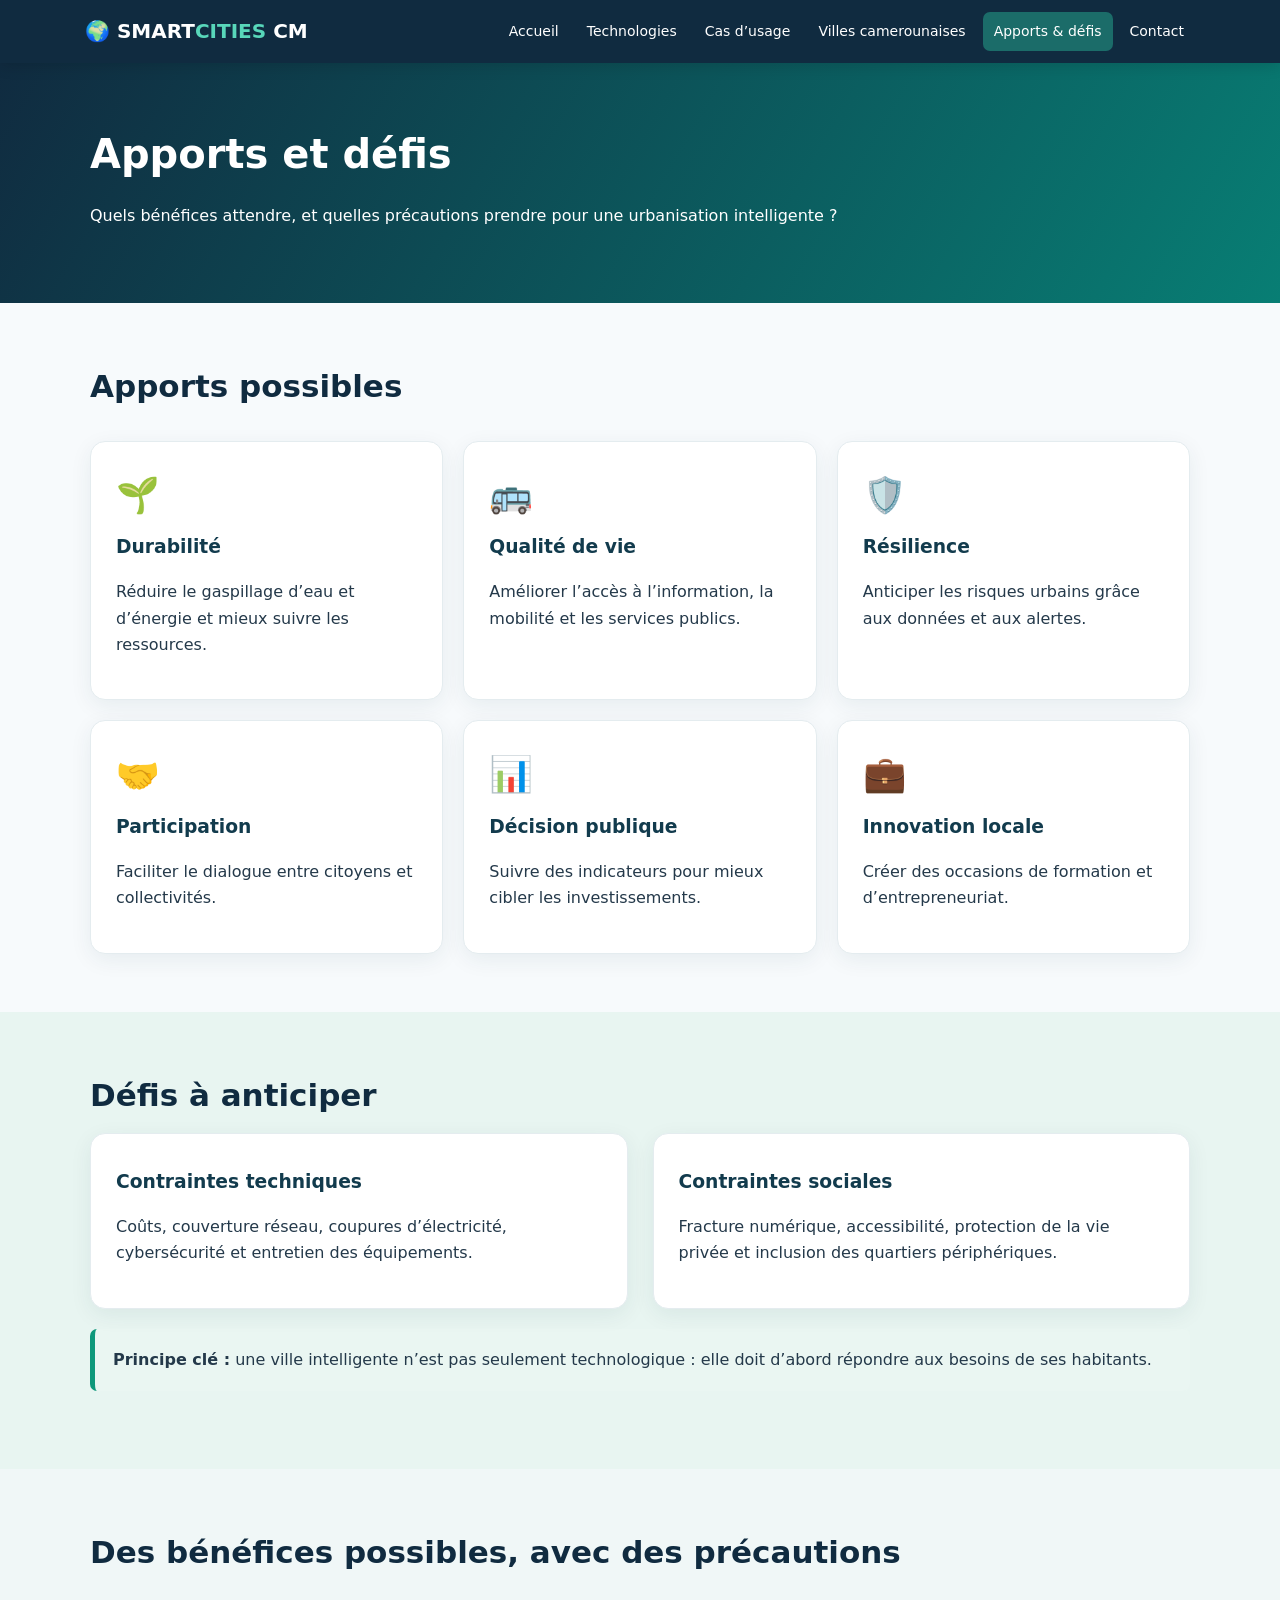
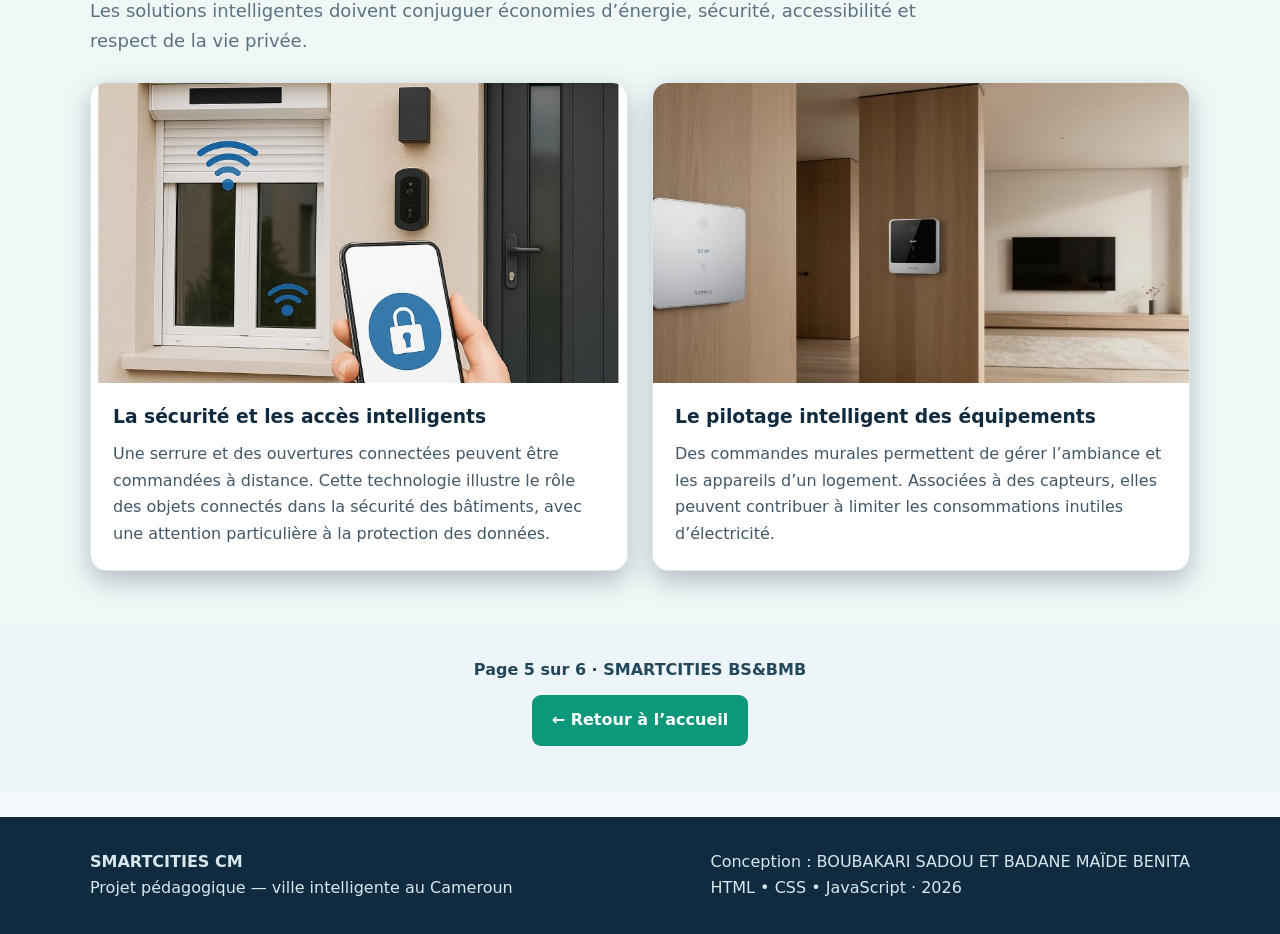
<file: benefices.html>
<!doctype html>
<html lang="fr">
    <head>
        <meta charset="utf-8"><meta name="viewport" content="width=device-width,initial-scale=1">
        <meta name="description" content="Site pédagogique sur les villes intelligentes et l’urbanisation au Cameroun">
        <title>Apports et défis | Smart Cities Cameroun</title>
        <link rel="stylesheet" href="assets/style.css"></head>
        <body>
            <header><div class="bar">
                <a class="brand" href="index.html">🌍 SMART<span>CITIES</span> CM</a>
                <button class="menu" aria-label="Afficher le menu">☰ Menu</button>
                <nav aria-label="Navigation principale">
                    <a class="" href="index.html">Accueil</a>
                    <a class="" href="technologies.html">Technologies</a>
                    <a class="" href="cas-usage.html">Cas d’usage</a>
                    <a class="" href="villes.html">Villes camerounaises</a>
                    <a class="active" href="benefices.html">Apports & défis</a>
                    <a class="" href="contact.html">Contact</a>
                </nav>
            </div>
        </header>
        <main>
            <section class="pagehead"><div class="wrap">
            <h1>Apports et défis</h1>
            <p>Quels bénéfices attendre, et quelles précautions prendre pour une urbanisation intelligente ?</p>
        </div>
    </section>
    <section class="section "><div class="wrap">
        <h2>Apports possibles</h2>
        <div class="grid"><article class="card"><div class="icon">🌱</div>
            <h3>Durabilité</h3>
            <p>Réduire le gaspillage d’eau et d’énergie et mieux suivre les ressources.
            </p>
        </article>
        <article class="card">
            <div class="icon">🚌</div>
                <h3>Qualité de vie</h3>
                <p>Améliorer l’accès à l’information, la mobilité et les services publics.</p></article>
                <article class="card"><div class="icon">🛡️</div>
                    <h3>Résilience</h3>
                    <p>Anticiper les risques urbains grâce aux données et aux alertes.</p>
                </article><article class="card"><div class="icon">🤝
                </div>
                <h3>Participation</h3>
                <p>Faciliter le dialogue entre citoyens et collectivités.</p>
            </article>
            <article class="card"><div class="icon">📊</div>
                <h3>Décision publique</h3>
                <p>Suivre des indicateurs pour mieux cibler les investissements.</p>
            </article>
            <article class="card"><div class="icon">💼</div>
                <h3>Innovation locale</h3>
                <p>Créer des occasions de formation et d’entrepreneuriat.</p>
            </article>
        </div>
    </div>
</section>
<section class="section band"><div class="wrap">
    <h2>Défis à anticiper</h2>
    <div class="split"><div class="card">
        <h3>Contraintes techniques</h3>
        <p>Coûts, couverture réseau, coupures d’électricité, cybersécurité et entretien des équipements.</p>
    </div>
    <div class="card">
        <h3>Contraintes sociales</h3>
        <p>Fracture numérique, accessibilité, protection de la vie privée et inclusion des quartiers périphériques.</p>
    </div>
</div>
<div class="fact"><strong>Principe clé :</strong> une ville intelligente n’est pas seulement technologique : elle doit d’abord répondre aux besoins de ses habitants.</div>
</div>
</section>
<section class="section photo-section"><div class="wrap">
    <h2>Des bénéfices possibles, avec des précautions</h2>
    <p class="lead">Les solutions intelligentes doivent conjuguer économies d’énergie, sécurité, accessibilité et respect de la vie privée.</p>
    <div class="photo-grid"><figure class="photo-card"><img src="assets/images/acces-intelligent.jpg" alt="La sécurité et les accès intelligents" loading="lazy">
        <figcaption>
            <h3>La sécurité et les accès intelligents</h3>
            <p>Une serrure et des ouvertures connectées peuvent être commandées à distance. Cette technologie illustre le rôle des objets connectés dans la sécurité des bâtiments, avec une attention particulière à la protection des données.</p>
        </figcaption>
    </figure>
    <figure class="photo-card"><img src="assets/images/pilotage-energie.jpg" alt="Le pilotage intelligent des équipements" loading="lazy">
        <figcaption>
            <h3>Le pilotage intelligent des équipements</h3>
            <p>Des commandes murales permettent de gérer l’ambiance et les appareils d’un logement. Associées à des capteurs, elles peuvent contribuer à limiter les consommations inutiles d’électricité.</p>
        </figcaption>
    </figure>
</div>
</div>
</section>
<section class="page-navigation" aria-label="Navigation de fin de page">
    <div class="wrap"><p class="page-count">Page 5 sur 6 · SMARTCITIES BS&BMB</p>
        <a class="btn return-home" href="index.html">← Retour à l’accueil</a>
    </div>
</section>
</main>
<footer>
    <div class="wrap">
        <div><strong>SMARTCITIES CM</strong><br>Projet pédagogique — ville intelligente au Cameroun</div>
        <div>Conception : BOUBAKARI SADOU ET BADANE MAÏDE BENITA<br>HTML • CSS • JavaScript · 2026</div></div></footer><script src="assets/script.js"></script></body></html>
</file>
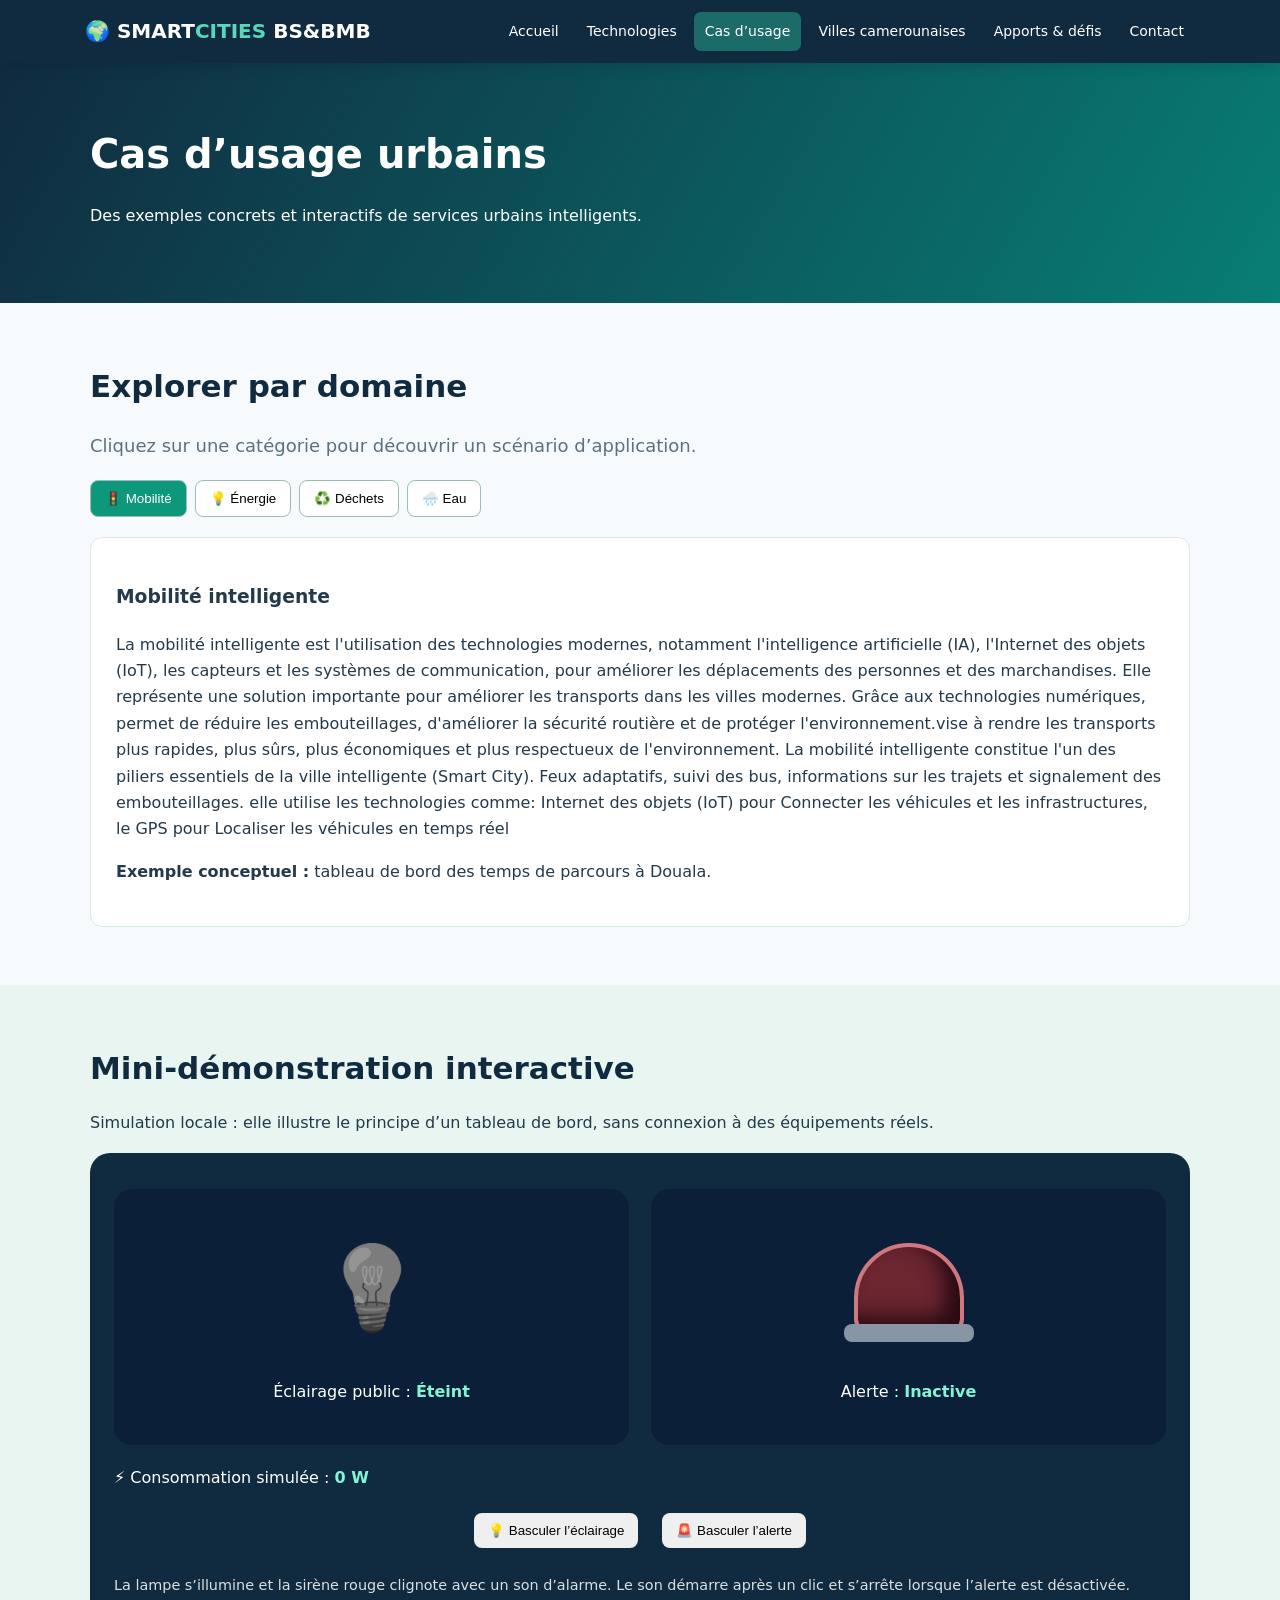
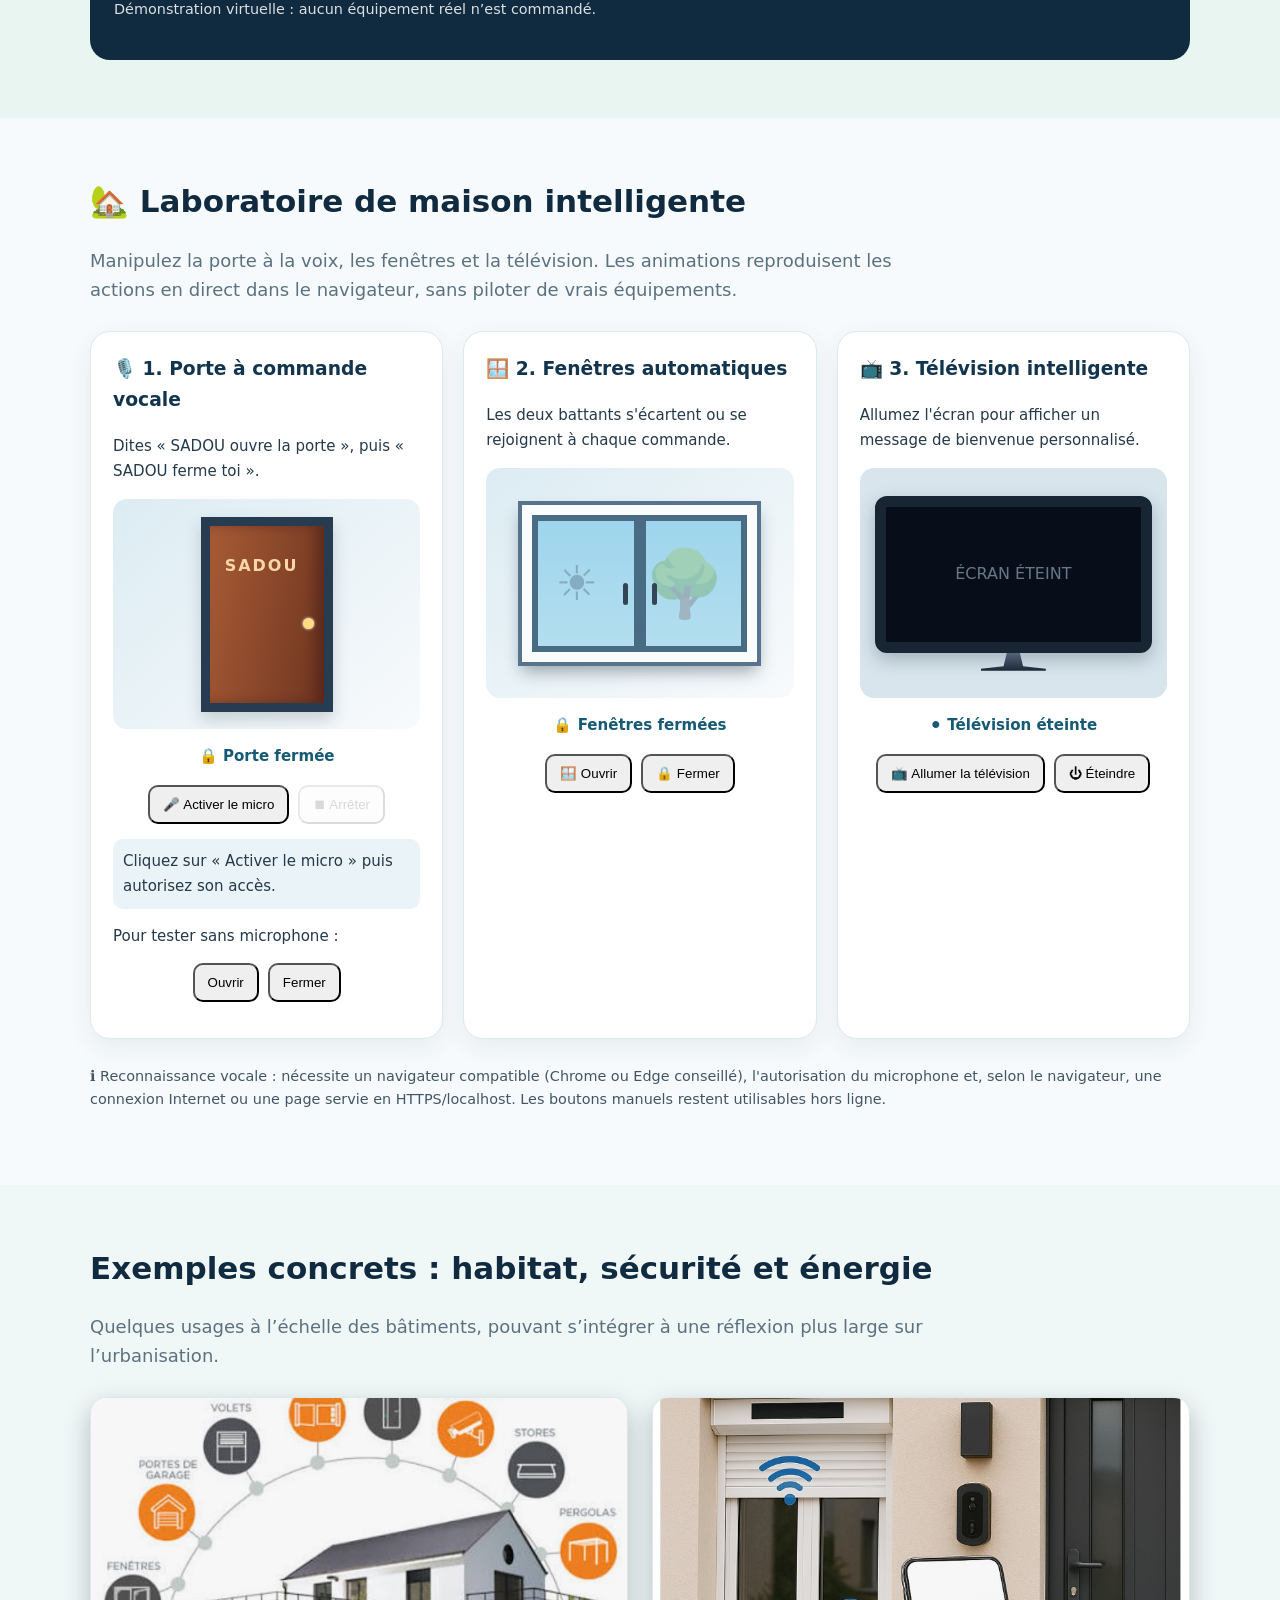
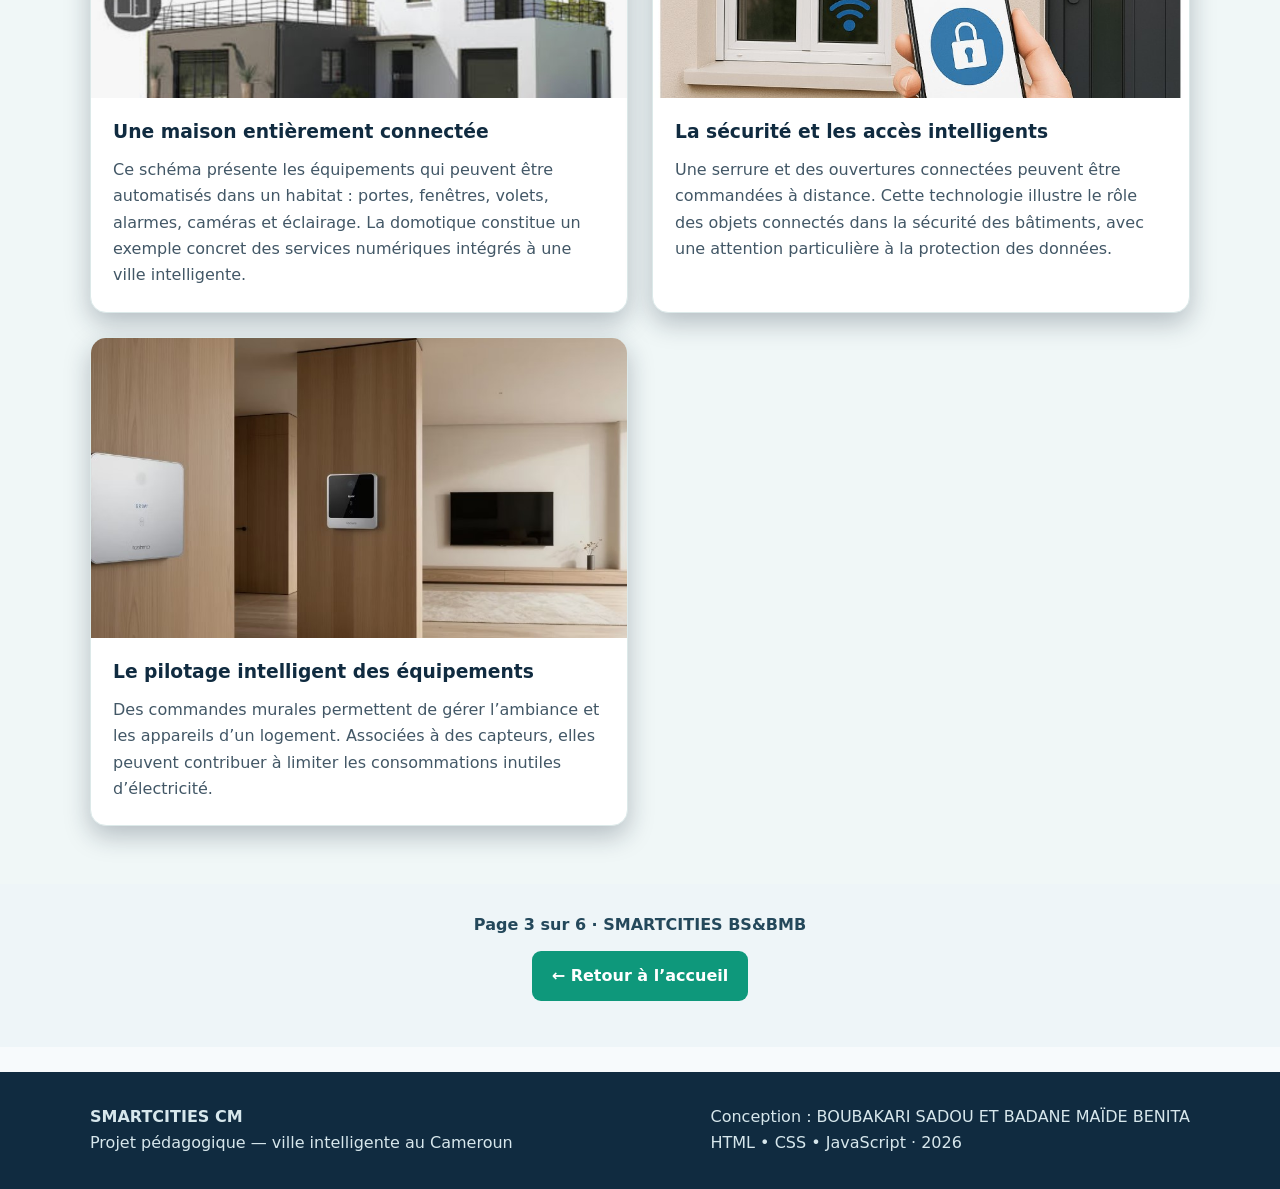
<file: cas-usage.html>
<!doctype html>
<html lang="fr">
    <head>
        <meta charset="utf-8">
        <meta name="viewport" content="width=device-width,initial-scale=1">
        <meta name="description" content="Site pédagogique sur les villes intelligentes et l’urbanisation au Cameroun">
        <title>Cas d’usage urbains | Smart Cities Cameroun</title>
        <link rel="stylesheet" href="assets/style.css">
    </head>
        <body>
            <header>
                <div class="bar">
                    <a class="brand" href="index.html">🌍 SMART<span>CITIES</span> BS&BMB</a>
                    <button class="menu" aria-label="Afficher le menu">☰ Menu</button>
                    <nav aria-label="Navigation principale">
                        <a class="" href="index.html">Accueil</a>
                        <a class="" href="technologies.html">Technologies</a>
                        <a class="active" href="cas-usage.html">Cas d’usage</a>
                        <a class="" href="villes.html">Villes camerounaises</a>
                        <a class="" href="benefices.html">Apports & défis</a>
                        <a class="" href="contact.html">Contact</a>
                    </nav>
                </div>
            </header>
            <main>
                <section class="pagehead">
                    <div class="wrap">
                    <h1>Cas d’usage urbains</h1>
                    <p>Des exemples concrets et interactifs de services urbains intelligents.</p>
                    </div>
                </section>
                <section class="section ">
                    <div class="wrap">
                        <h2>Explorer par domaine</h2>
                        <p class="lead">Cliquez sur une catégorie pour découvrir un scénario d’application.</p>
                        <div class="tabs">
                            <button class="on" data-tab="mobilite">🚦 Mobilité</button>
                            <button data-tab="energie">💡 Énergie</button>
                            <button data-tab="dechets">♻️ Déchets</button>
                            <button data-tab="eau">🌧️ Eau</button>
                        </div>
                        <div id="tab-content" class="panel">
                            <h3>Mobilité intelligente</h3>
                            <p>La mobilité intelligente est l'utilisation des technologies modernes, notamment l'intelligence artificielle (IA), l'Internet des objets (IoT), les capteurs et les systèmes de communication, pour améliorer les déplacements des personnes et des marchandises.
Elle représente une solution importante pour améliorer les transports dans les villes modernes. Grâce aux technologies numériques, permet de réduire les embouteillages, d'améliorer la sécurité routière et de protéger l'environnement.vise à rendre les transports plus rapides, plus sûrs, plus économiques et plus respectueux de l'environnement.
La mobilité intelligente constitue l'un des piliers essentiels de la ville intelligente (Smart City). Feux adaptatifs, suivi des bus, informations sur les trajets et signalement des embouteillages. elle utilise les technologies comme: Internet des objets (IoT) pour Connecter les véhicules et les infrastructures, le GPS pour Localiser les véhicules en temps réel</p>
                            <p><strong>Exemple conceptuel :</strong> tableau de bord des temps de parcours à Douala.</p>
                        </div>
                    </div>
                </section>
                <section class="section band">
                    <div class="wrap">
                        <h2>Mini-démonstration interactive</h2>
                        <p>Simulation locale : elle illustre le principe d’un tableau de bord, sans connexion à des équipements réels.</p>
                        <div class="sim smart-demo" aria-label="Simulation d’éclairage et de sirène">
                            <div class="demo-objects">
                                <div class="demo-item">
                                    <div id="lamp-visual" class="lamp-visual" role="img" aria-label="Lampe éteinte">
                                        <div class="lamp-bulb">💡</div>
                                        <div class="lamp-glow"></div>
                                    </div>
                                    <p>Éclairage public : <strong id="lamp" class="stat" aria-live="polite">Éteint</strong></p>
                                </div>
                                <div class="demo-item">
                                    <div id="siren-visual" class="siren-visual" role="img" aria-label="Sirène inactive">
                                        <div class="siren-dome"></div>
                                        <div class="siren-base"></div>
                                    </div>
                                    <p>Alerte : <strong id="alarm" class="stat" aria-live="polite">Inactive</strong></p>
                                </div>
                            </div>
                            <p>⚡ Consommation simulée : <span id="cons" class="stat">0 W</span></p>
                            <div class="demo-controls">
                                <button id="lamp-button" type="button" onclick="sim('lamp')" aria-pressed="false">💡 Basculer l’éclairage</button>
                                <button id="alarm-button" type="button" onclick="sim('alarm')" aria-pressed="false">🚨 Basculer l’alerte</button>
                            </div>
                            <p class="demo-note">La lampe s’illumine et la sirène rouge clignote avec un son d’alarme. Le son démarre après un clic et s’arrête lorsque l’alerte est désactivée. Démonstration virtuelle : aucun équipement réel n’est commandé.</p>
                        </div>
                    </div>
                </section>
                <section class="section" id="simulations-habitat">
                    <div class="wrap">
                        <h2>🏡 Laboratoire de maison intelligente </h2>
                        <p class="lead">Manipulez la porte à la voix, les fenêtres et la télévision. Les animations reproduisent les actions en direct dans le navigateur, sans piloter de vrais équipements.</p>
                        <div class="habitat-grid">
<article class="habitat-card">
    <h3>🎙️ 1. Porte à commande vocale</h3>
    <p>Dites « SADOU ouvre la porte », puis « SADOU ferme toi ».</p>
    <div class="door-scene">
        <div class="door-frame">
            <div class="door-panel" id="voice-door">
                <span class="door-knob"></span>
                <span class="door-number">SADOU</span>
            </div>
            <div class="door-inside">🚪<small>Entrée</small></div>
        </div></div>
        <p class="device-state" id="door-status" aria-live="polite">🔒 Porte fermée</p>
        <div class="device-buttons">
            <button type="button" id="mic-start">🎤 Activer le micro</button>
            <button type="button" id="mic-stop" disabled>⏹ Arrêter</button>
        </div>
        <p class="voice-feedback" id="voice-feedback" aria-live="polite">Cliquez sur « Activer le micro » puis autorisez son accès.</p>
        <p class="device-hint">Pour tester sans microphone :</p>
        <div class="device-buttons">
            <button type="button" id="door-open">Ouvrir</button>
            <button type="button" id="door-close">Fermer</button>
        </div>
    </article>
<article class="habitat-card">
    <h3>🪟 2. Fenêtres automatiques</h3>
    <p>Les deux battants s'écartent ou se rejoignent à chaque commande.</p>
    <div class="window-scene">
        <div class="window-frame">
            <div class="window-view">☀️<span>🌳</span>
            </div>
            <div class="window-shutter left" id="window-left"><span></span></div>
            <div class="window-shutter right" id="window-right"><span></span></div>
        </div>
    </div>
    <p class="device-state" id="window-status" aria-live="polite">🔒 Fenêtres fermées</p>
    <div class="device-buttons">
        <button type="button" id="window-open">🪟 Ouvrir</button>
        <button type="button" id="window-close">🔒 Fermer</button>
    </div>
</article>
<article class="habitat-card">
    <h3>📺 3. Télévision intelligente</h3>
    <p>Allumez l'écran pour afficher un message de bienvenue personnalisé.</p>
    <div class="tv-scene">
        <div class="tv-screen" id="tv-screen">
            <div class="tv-off" id="tv-off">ÉCRAN ÉTEINT</div>
            <div class="tv-welcome" id="tv-welcome" hidden>
                <span class="tv-spark">✦ ✧ ✦</span>
                <strong>BIENVENUE SADOU</strong>
                <small>SMARTCITIES CM · Habitat connecté</small>
            </div>
        </div>
        <div class="tv-stand"></div>
    </div>
    <p class="device-state" id="tv-status" aria-live="polite">⚫ Télévision éteinte</p>
    <div class="device-buttons">
        <button type="button" id="tv-on">📺 Allumer la télévision</button>
        <button type="button" id="tv-off-button">⏻ Éteindre</button>
    </div>
</article>
</div>
<p class="demo-note">ℹ️ Reconnaissance vocale : nécessite un navigateur compatible (Chrome ou Edge conseillé), l'autorisation du microphone et, selon le navigateur, une connexion Internet ou une page servie en HTTPS/localhost. Les boutons manuels restent utilisables hors ligne.</p>
</div>
</section>
<section class="section photo-section">
    <div class="wrap">
        <h2>Exemples concrets : habitat, sécurité et énergie</h2>
        <p class="lead">Quelques usages à l’échelle des bâtiments, pouvant s’intégrer à une réflexion plus large sur l’urbanisation.</p>
        <div class="photo-grid">
            <figure class="photo-card"><img src="assets/images/habitat-connecte.jpg" alt="Une maison entièrement connectée" loading="lazy">
                <figcaption>
                <h3>Une maison entièrement connectée</h3>
                <p>Ce schéma présente les équipements qui peuvent être automatisés dans un habitat : portes, fenêtres, volets, alarmes, caméras et éclairage. La domotique constitue un exemple concret des services numériques intégrés à une ville intelligente.</p>
            </figcaption>
        </figure>
        <figure class="photo-card"><img src="assets/images/acces-intelligent.jpg" alt="La sécurité et les accès intelligents" loading="lazy">
            <figcaption>
                <h3>La sécurité et les accès intelligents</h3>
                <p>Une serrure et des ouvertures connectées peuvent être commandées à distance. Cette technologie illustre le rôle des objets connectés dans la sécurité des bâtiments, avec une attention particulière à la protection des données.</p>
            </figcaption>
        </figure>
        <figure class="photo-card"><img src="assets/images/pilotage-energie.jpg" alt="Le pilotage intelligent des équipements" loading="lazy">
            <figcaption>
                <h3>Le pilotage intelligent des équipements</h3>
                <p>Des commandes murales permettent de gérer l’ambiance et les appareils d’un logement. Associées à des capteurs, elles peuvent contribuer à limiter les consommations inutiles d’électricité.</p>
            </figcaption>
        </figure>
    </div>
</div>
</section>
<section class="page-navigation" aria-label="Navigation de fin de page">
    <div class="wrap">
        <p class="page-count">Page 3 sur 6 · SMARTCITIES BS&BMB</p>
        <a class="btn return-home" href="index.html">← Retour à l’accueil</a>
    </div>
</section>
</main>
<footer>
    <div class="wrap"><div><strong>SMARTCITIES CM</strong><br>Projet pédagogique — ville intelligente au Cameroun</div>
    <div>Conception : BOUBAKARI SADOU ET BADANE MAÏDE BENITA<br>HTML • CSS • JavaScript · 2026</div>
</div>
</footer>
<script src="assets/script.js"></script>
</body>
</html>
</file>
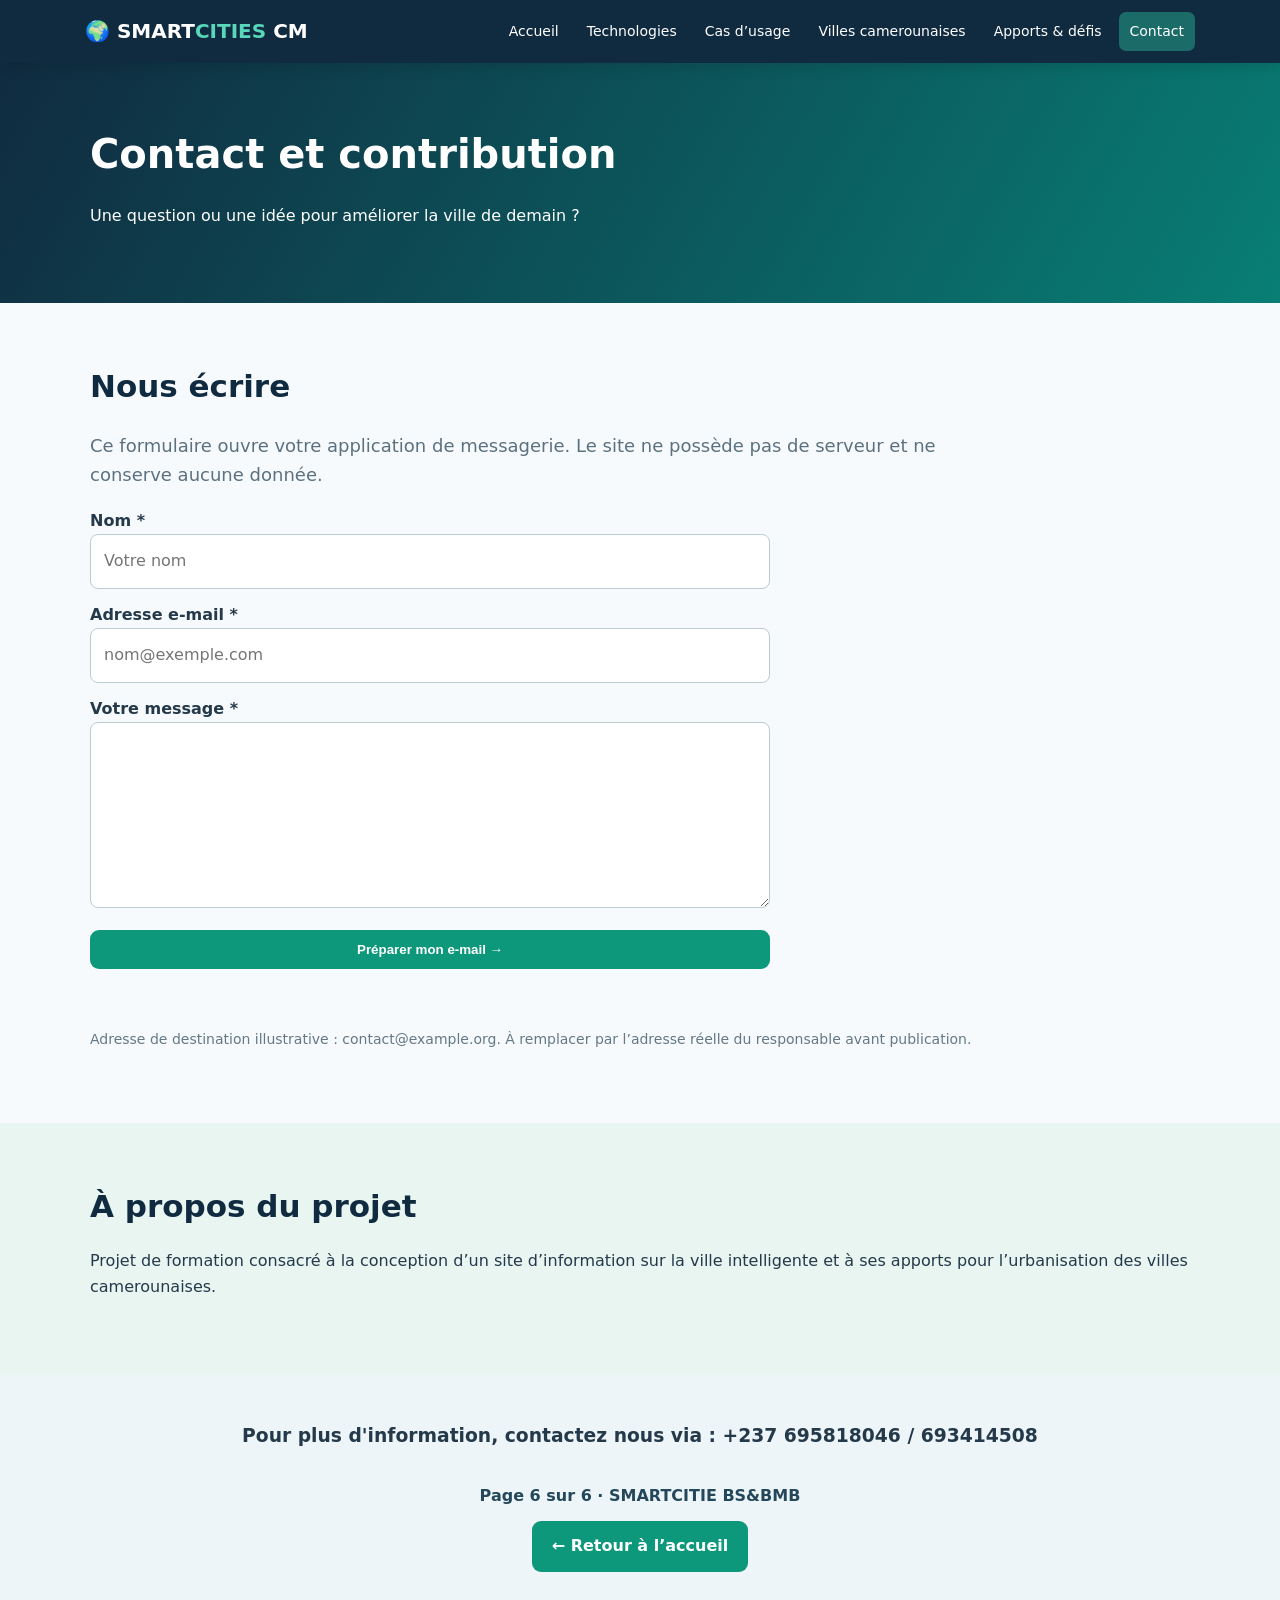
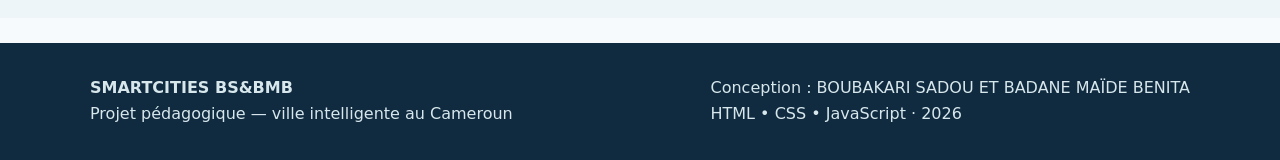
<file: contact.html>
<!doctype html>
<html lang="fr">
    <head>
        <meta charset="utf-8">
        <meta name="viewport" content="width=device-width,initial-scale=1">
        <meta name="description" content="Site pédagogique sur les villes intelligentes et l’urbanisation au Cameroun">
        <title>Contact et contribution | Smart Cities Cameroun</title>
        <link rel="stylesheet" href="assets/style.css">
    </head>
    <body>
        <header>
            <div class="bar">
                <a class="brand" href="index.html">🌍 SMART<span>CITIES</span> CM</a>
                <button class="menu" aria-label="Afficher le menu">☰ Menu</button>
                <nav aria-label="Navigation principale">
                    <a class="" href="index.html">Accueil</a>
                    <a class="" href="technologies.html">Technologies</a>
                    <a class="" href="cas-usage.html">Cas d’usage</a>
                    <a class="" href="villes.html">Villes camerounaises</a>
                    <a class="" href="benefices.html">Apports & défis</a>
                    <a class="active" href="contact.html">Contact</a>
                </nav>
            </div>
        </header>
        <main>
            <section class="pagehead">
                <div class="wrap">
                    <h1>Contact et contribution</h1>
                    <p>Une question ou une idée pour améliorer la ville de demain ?</p>
                </div>
            </section>
            <section class="section "><div class="wrap">
                <h2>Nous écrire</h2>
                <p class="lead">Ce formulaire ouvre votre application de messagerie. Le site ne possède pas de serveur et ne conserve aucune donnée.</p>
                <form id="contact-form"><div><label for="nom">Nom *</label><input id="nom" name="nom" required placeholder="Votre nom"></div>
                    <div>
                        <label for="email">Adresse e-mail *</label>
                        <input id="email" name="email" type="email" required placeholder="nom@exemple.com">
                    </div>
                    <div>
                        <label for="message">Votre message *</label>
                        <textarea id="message" name="message" rows="6" required placeholder="Votre question ou suggestion">
                        </textarea>
                    </div>
                    <button class="btn" type="submit">Préparer mon e-mail →</button>
                    <p id="form-result" role="status"></p>
                </form><p class="note">Adresse de destination illustrative : contact@example.org. À remplacer par l’adresse réelle du responsable avant publication.</p>
            </div>
        </section>
        <section class="section band"><div class="wrap">
            <h2>À propos du projet</h2>
            <p>Projet de formation consacré à la conception d’un site d’information sur la ville intelligente et à ses apports pour l’urbanisation des villes camerounaises.</p>
        </div>
    </section>
    <section class="page-navigation" aria-label="Navigation de fin de page"><div class="wrap">
        <h3>Pour plus d'information, contactez nous via : +237 695818046 / 693414508</h3>
        <p class="page-count">Page 6 sur 6 · SMARTCITIE BS&BMB</p>
        <a class="btn return-home" href="index.html">← Retour à l’accueil</a>
    </div>
</section>
</main>
<footer>
    <div class="wrap">
        <div><strong>SMARTCITIES BS&BMB</strong>
            <br>Projet pédagogique — ville intelligente au Cameroun
        </div>
        <div>Conception : BOUBAKARI SADOU ET BADANE MAÏDE BENITA<br>HTML • CSS • JavaScript · 2026</div>
    </div>
</footer>
<script src="assets/script.js"></script>
</body>
</html>
</file>
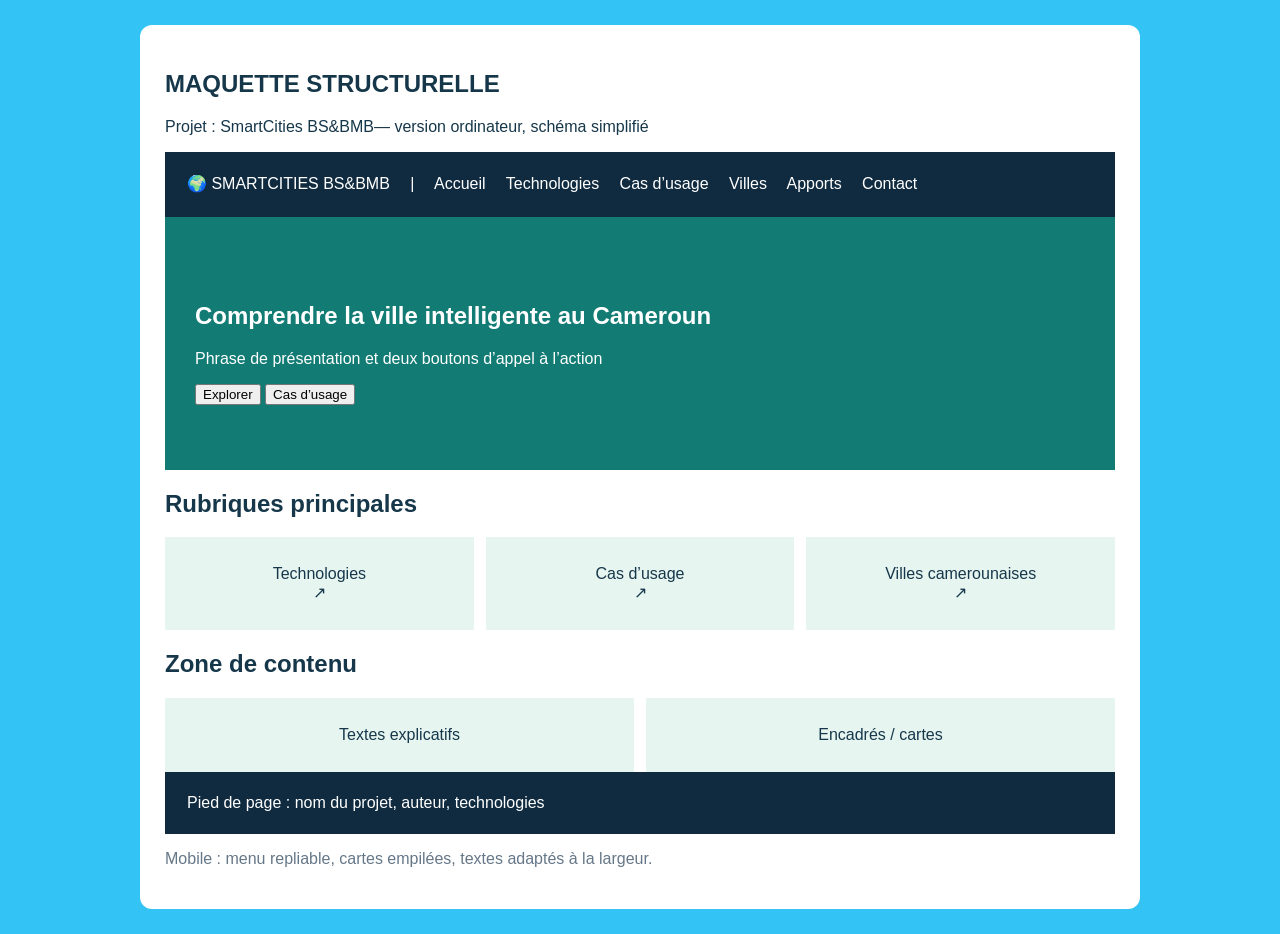
<file: MAQUETTE.html>
<!doctype html>
<html lang="fr"><meta charset="utf-8">
<title>Maquette — SmartCities BS&BMB</title>
<style>body{font:16px Arial;background:#33c3f4;color:#16374a;margin:25px}section{max-width:950px;margin:25px auto;background:white;padding:25px;border-radius:12px}header{background:#102b40;color:white;padding:22px}.hero{background:#117b74;color:white;padding:65px 30px}.boxes{display:flex;gap:12px}.boxes div{flex:1;background:#e6f5f0;padding:28px;text-align:center}.tiny{color:#678}</style>
<section>
    <h1>MAQUETTE STRUCTURELLE</h1>
    <p>Projet : SmartCities BS&BMB— version ordinateur, schéma simplifié</p>
    <header>🌍 SMARTCITIES BS&BMB　 |　 Accueil　 Technologies　 Cas d’usage　 Villes　 Apports　 Contact</header>
    <div class="hero">
        <h1>Comprendre la ville intelligente au Cameroun</h1>
        <p>Phrase de présentation et deux boutons d’appel à l’action</p>
        <button>Explorer</button> 
        <button>Cas d’usage</button>
    </div>
    <h2>Rubriques principales</h2>
    <div class="boxes">
        <div>Technologies<br>↗</div>
        <div>Cas d’usage<br>↗</div>
        <div>Villes camerounaises<br>↗</div>
    </div>
    <h2>Zone de contenu</h2>
    <div class="boxes"><div>Textes explicatifs</div>
    <div>Encadrés / cartes</div>
</div>
<header>Pied de page : nom du projet, auteur, technologies</header>
<p class="tiny">Mobile : menu repliable, cartes empilées, textes adaptés à la largeur.</p>
</section>
</html>
</file>
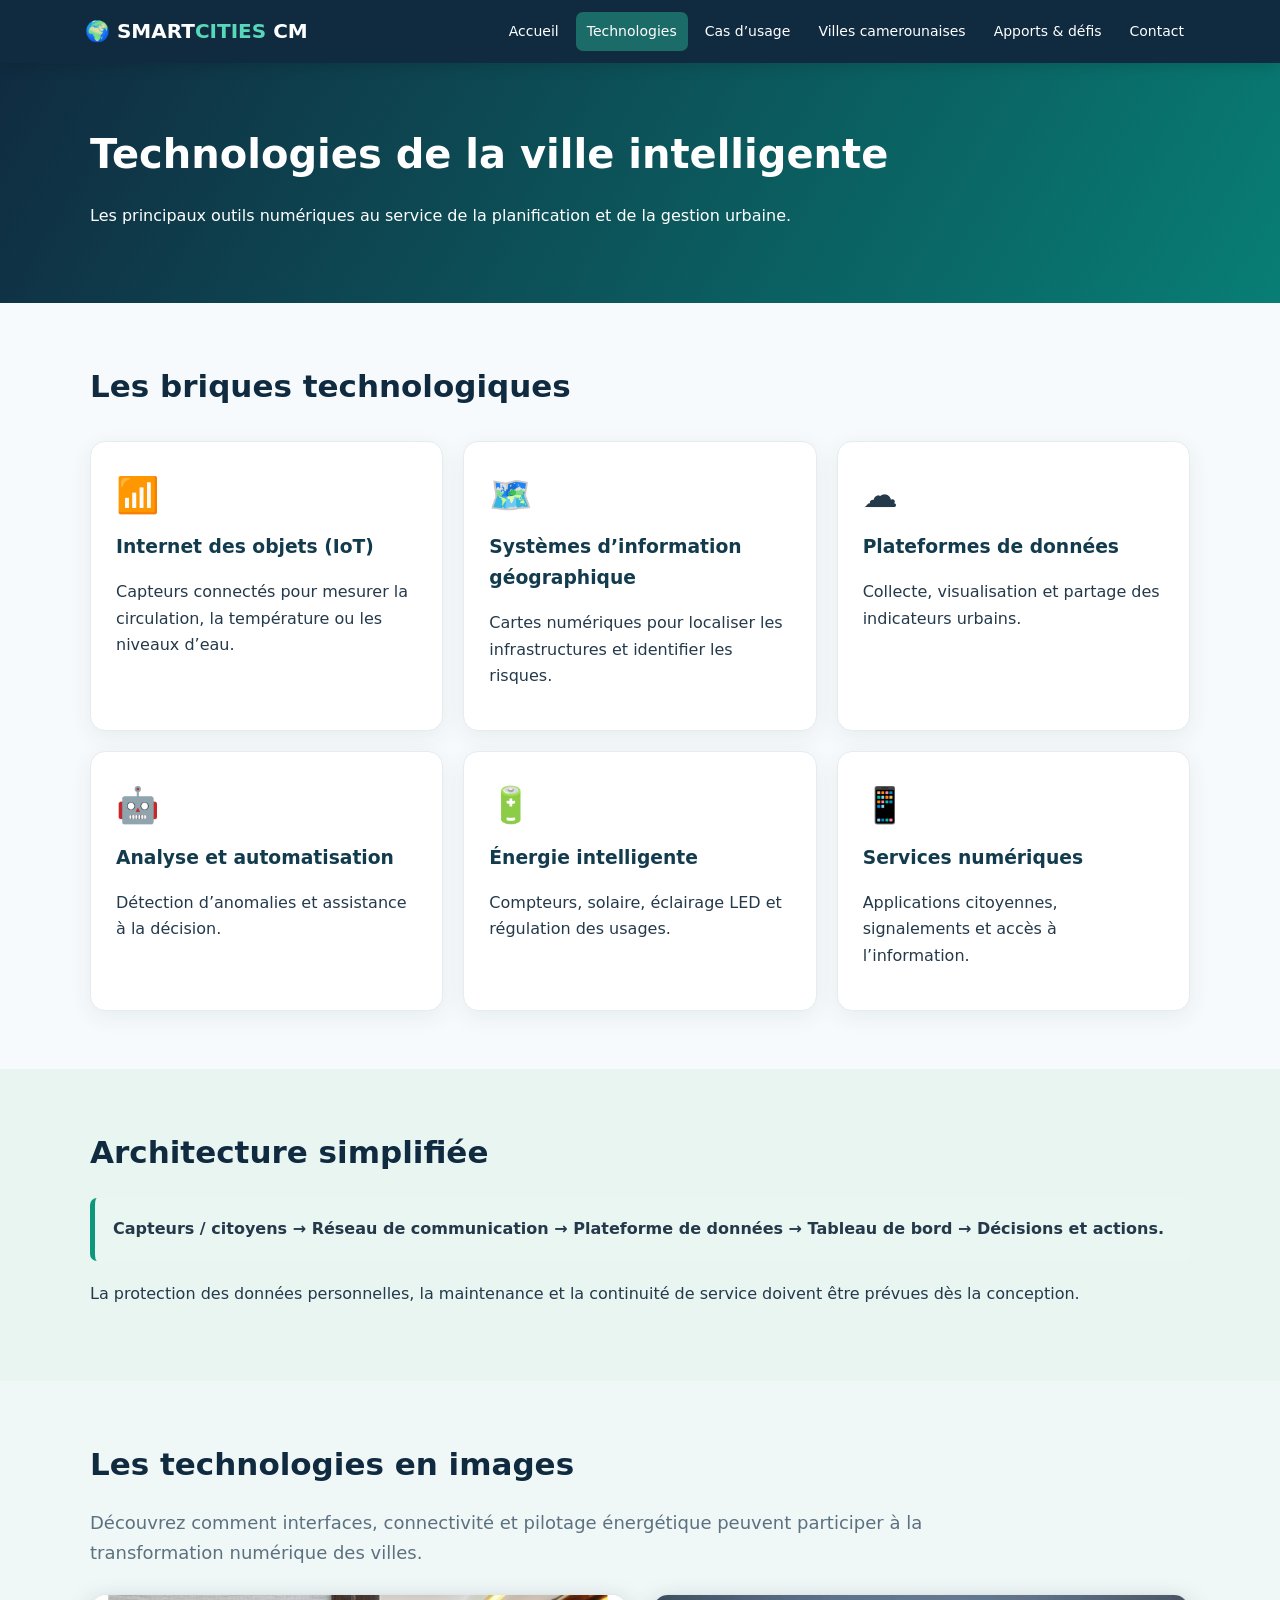
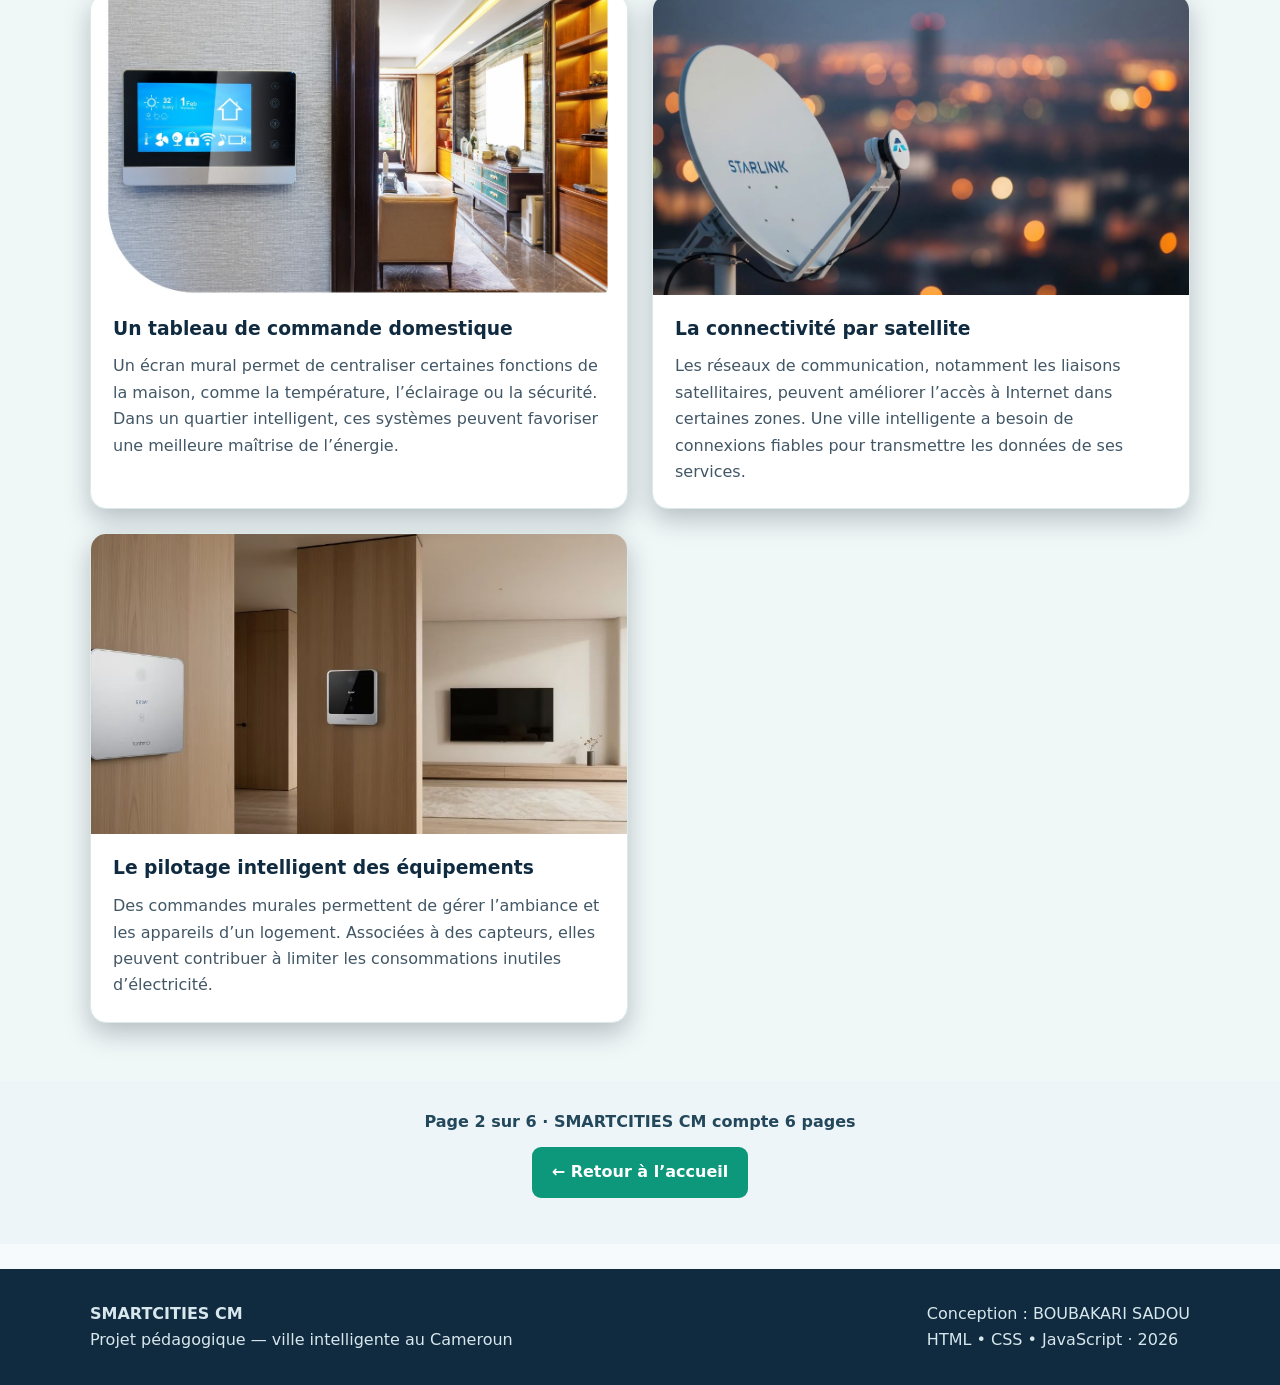
<file: technologies.html>
<!doctype html><html lang="fr"><head><meta charset="utf-8"><meta name="viewport" content="width=device-width,initial-scale=1"><meta name="description" content="Site pédagogique sur les villes intelligentes et l’urbanisation au Cameroun"><title>Technologies de la ville intelligente | Smart Cities Cameroun</title><link rel="stylesheet" href="assets/style.css"></head><body><header><div class="bar"><a class="brand" href="index.html">🌍 SMART<span>CITIES</span> CM</a><button class="menu" aria-label="Afficher le menu">☰ Menu</button><nav aria-label="Navigation principale"><a class="" href="index.html">Accueil</a><a class="active" href="technologies.html">Technologies</a><a class="" href="cas-usage.html">Cas d’usage</a><a class="" href="villes.html">Villes camerounaises</a><a class="" href="benefices.html">Apports & défis</a><a class="" href="contact.html">Contact</a></nav></div></header><main><section class="pagehead"><div class="wrap"><h1>Technologies de la ville intelligente</h1><p>Les principaux outils numériques au service de la planification et de la gestion urbaine.</p></div></section><section class="section "><div class="wrap"><h2>Les briques technologiques</h2><div class="grid"><article class="card"><div class="icon">📶</div><h3>Internet des objets (IoT)</h3><p>Capteurs connectés pour mesurer la circulation, la température ou les niveaux d’eau.</p></article><article class="card"><div class="icon">🗺️</div><h3>Systèmes d’information géographique</h3><p>Cartes numériques pour localiser les infrastructures et identifier les risques.</p></article><article class="card"><div class="icon">☁️</div><h3>Plateformes de données</h3><p>Collecte, visualisation et partage des indicateurs urbains.</p></article><article class="card"><div class="icon">🤖</div><h3>Analyse et automatisation</h3><p>Détection d’anomalies et assistance à la décision.</p></article><article class="card"><div class="icon">🔋</div><h3>Énergie intelligente</h3><p>Compteurs, solaire, éclairage LED et régulation des usages.</p></article><article class="card"><div class="icon">📱</div><h3>Services numériques</h3><p>Applications citoyennes, signalements et accès à l’information.</p></article></div></div></section><section class="section band"><div class="wrap"><h2>Architecture simplifiée</h2><div class="fact"><strong>Capteurs / citoyens → Réseau de communication → Plateforme de données → Tableau de bord → Décisions et actions.</strong></div><p>La protection des données personnelles, la maintenance et la continuité de service doivent être prévues dès la conception.</p></div></section><section class="section photo-section"><div class="wrap"><h2>Les technologies en images</h2><p class="lead">Découvrez comment interfaces, connectivité et pilotage énergétique peuvent participer à la transformation numérique des villes.</p><div class="photo-grid"><figure class="photo-card"><img src="assets/images/interface-domotique.jpg" alt="Un tableau de commande domestique" loading="lazy"><figcaption><h3>Un tableau de commande domestique</h3><p>Un écran mural permet de centraliser certaines fonctions de la maison, comme la température, l’éclairage ou la sécurité. Dans un quartier intelligent, ces systèmes peuvent favoriser une meilleure maîtrise de l’énergie.</p></figcaption></figure><figure class="photo-card"><img src="assets/images/connectivite-satellite.jpg" alt="La connectivité par satellite" loading="lazy"><figcaption><h3>La connectivité par satellite</h3><p>Les réseaux de communication, notamment les liaisons satellitaires, peuvent améliorer l’accès à Internet dans certaines zones. Une ville intelligente a besoin de connexions fiables pour transmettre les données de ses services.</p></figcaption></figure><figure class="photo-card"><img src="assets/images/pilotage-energie.jpg" alt="Le pilotage intelligent des équipements" loading="lazy"><figcaption><h3>Le pilotage intelligent des équipements</h3><p>Des commandes murales permettent de gérer l’ambiance et les appareils d’un logement. Associées à des capteurs, elles peuvent contribuer à limiter les consommations inutiles d’électricité.</p></figcaption></figure></div></div></section><section class="page-navigation" aria-label="Navigation de fin de page"><div class="wrap"><p class="page-count">Page 2 sur 6 · SMARTCITIES CM compte 6 pages</p><a class="btn return-home" href="index.html">← Retour à l’accueil</a></div></section></main><footer><div class="wrap"><div><strong>SMARTCITIES CM</strong><br>Projet pédagogique — ville intelligente au Cameroun</div><div>Conception : BOUBAKARI SADOU<br>HTML • CSS • JavaScript · 2026</div></div></footer><script src="assets/script.js"></script></body></html>
</file>
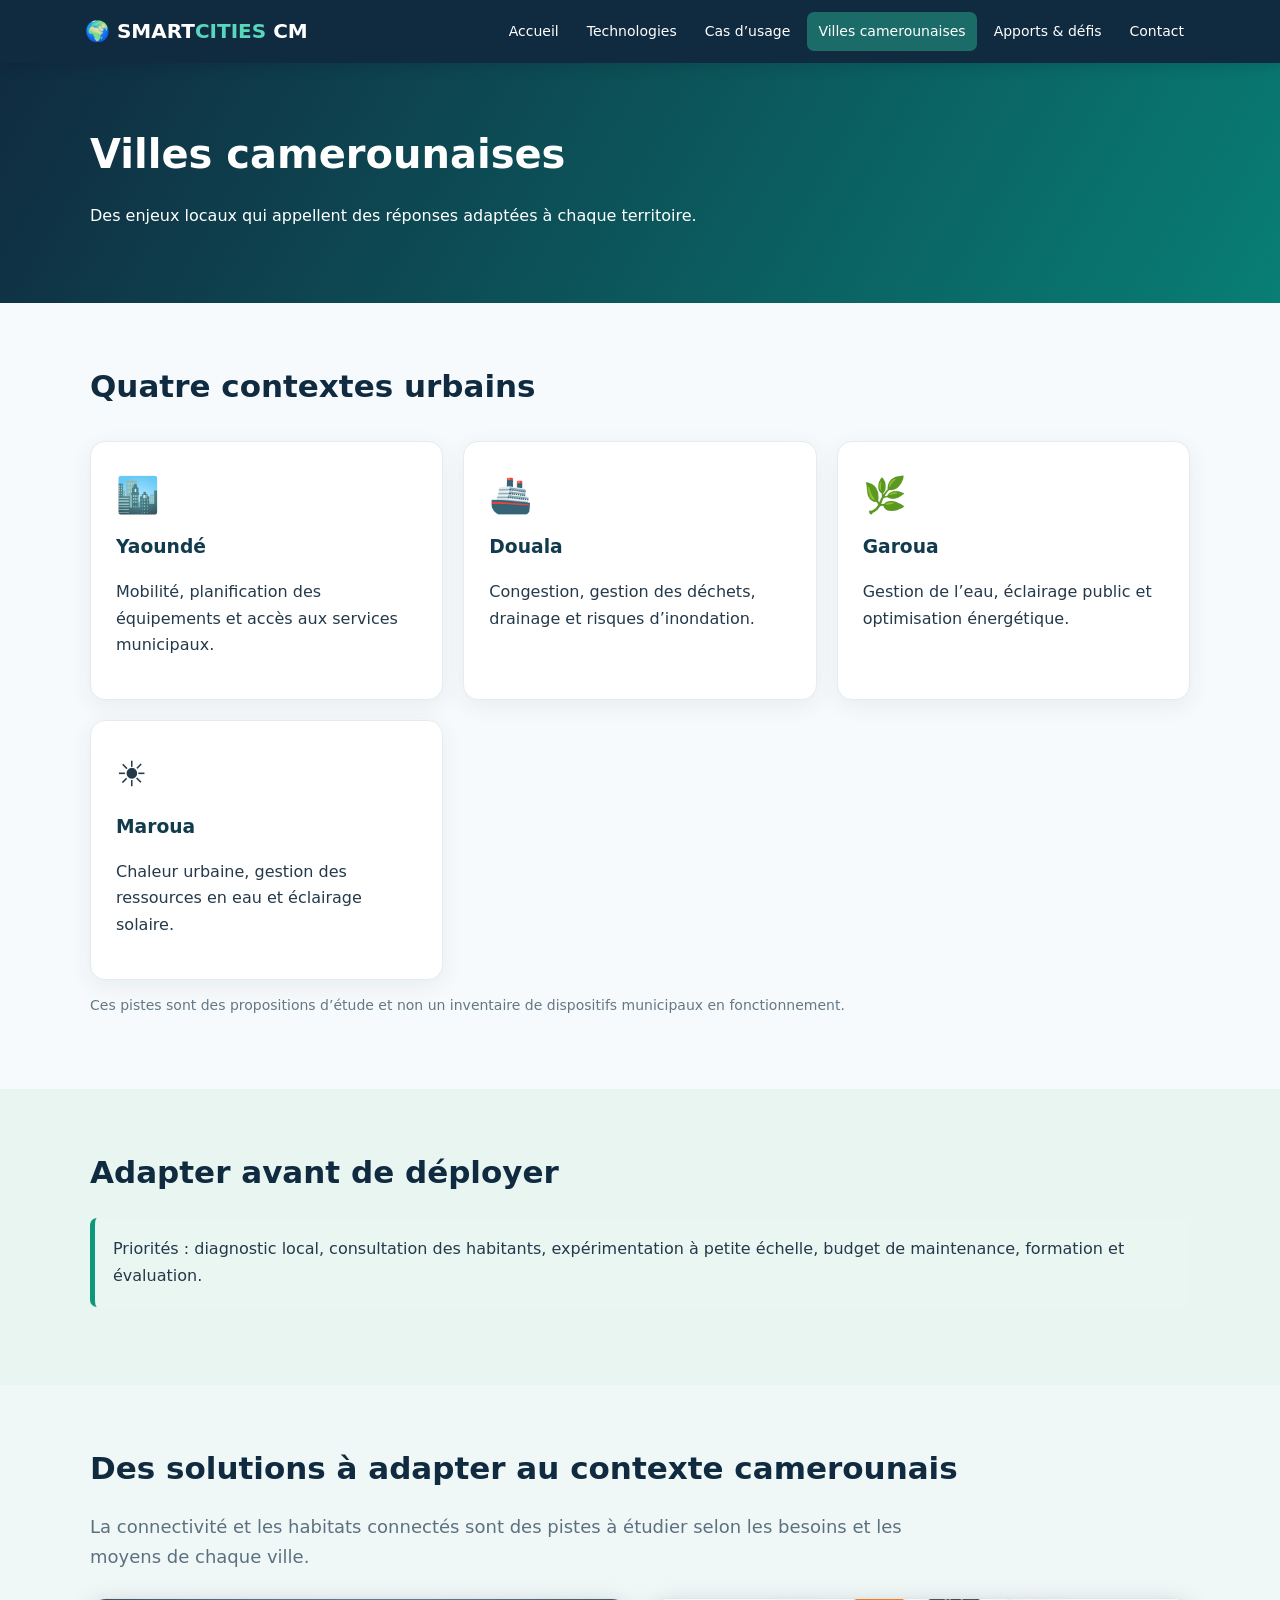
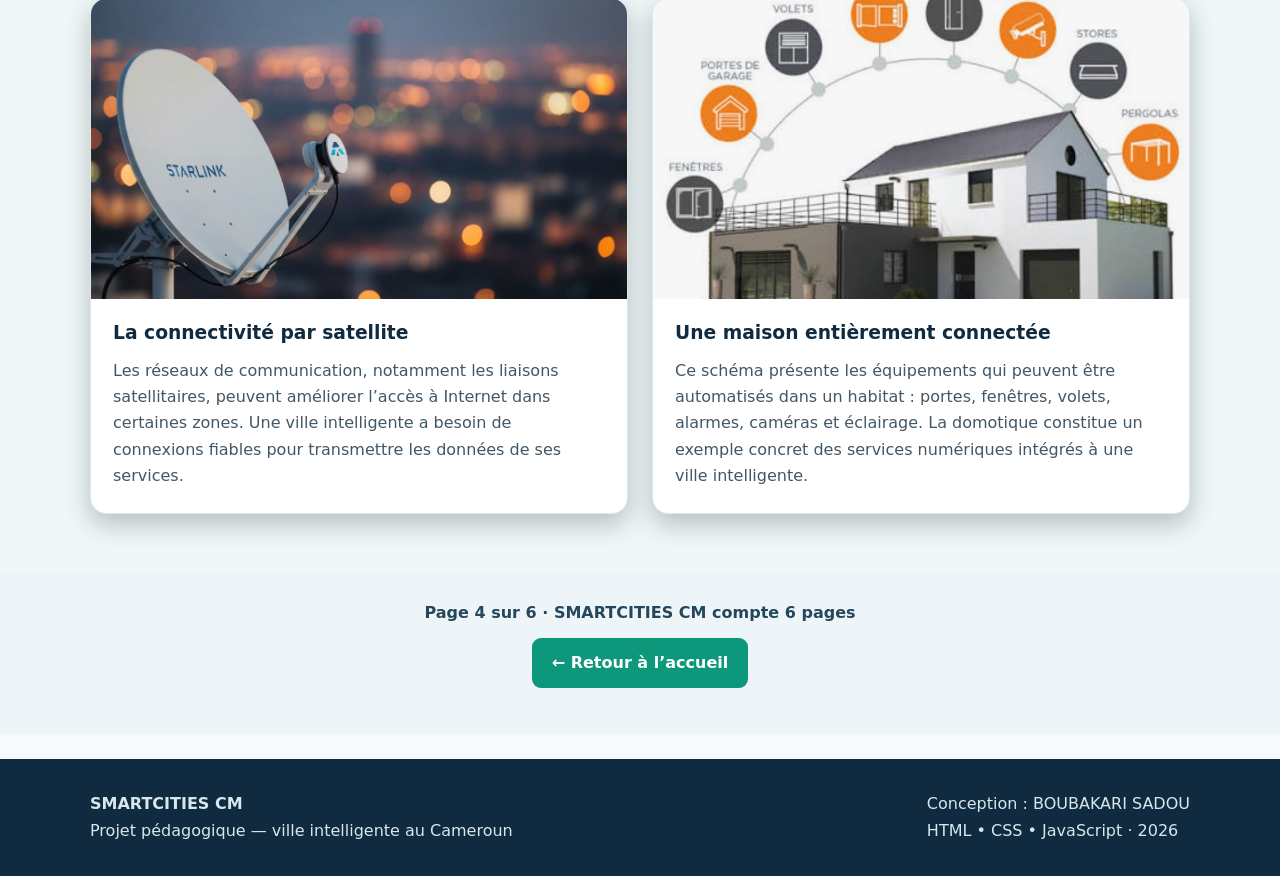
<file: villes.html>
<!doctype html>
<html lang="fr">
    <head>
        <meta charset="utf-8"><meta name="viewport" content="width=device-width,initial-scale=1">
        <meta name="description" content="Site pédagogique sur les villes intelligentes et l’urbanisation au Cameroun">
        <title>Villes camerounaises | Smart Cities Cameroun</title>
        <link rel="stylesheet" href="assets/style.css"></head>
        <body>
            <header><div class="bar">
                <a class="brand" href="index.html">🌍 SMART<span>CITIES</span> CM</a><button class="menu" aria-label="Afficher le menu">☰ Menu</button>
                <nav aria-label="Navigation principale">
                    <a class="" href="index.html">Accueil</a>
                    <a class="" href="technologies.html">Technologies</a>
                    <a class="" href="cas-usage.html">Cas d’usage</a>
                    <a class="active" href="villes.html">Villes camerounaises</a>
                    <a class="" href="benefices.html">Apports & défis</a>
                    <a class="" href="contact.html">Contact</a>
                </nav></div></header>
                <main>
                    <section class="pagehead">
                    <div class="wrap">
                        <h1>Villes camerounaises</h1>
                        <p>Des enjeux locaux qui appellent des réponses adaptées à chaque territoire.</p>
                    </div>
                </section>
                <section class="section "><div class="wrap">
                    <h2>Quatre contextes urbains</h2>
                    <div class="grid"><article class="card">
                        <div class="icon">🏙️</div>
                        <h3>Yaoundé</h3>
                        <p>Mobilité, planification des équipements et accès aux services municipaux.</p>
                    </article>
                    <article class="card"><div class="icon">🚢</div>
                        <h3>Douala</h3>
                        <p>Congestion, gestion des déchets, drainage et risques d’inondation.</p>
                    </article>
                    <article class="card"><div class="icon">🌿</div>
                        <h3>Garoua</h3>
                        <p>Gestion de l’eau, éclairage public et optimisation énergétique.
                        </p>
                    </article>
                        <article class="card"><div class="icon">☀️</div><h3>Maroua</h3>
                            <p>Chaleur urbaine, gestion des ressources en eau et éclairage solaire.</p>
                        </article></div>
                        <p class="note">Ces pistes sont des propositions d’étude et non un inventaire de dispositifs municipaux en fonctionnement.</p>
                    </div></section><section class="section band"><div class="wrap">
                        <h2>Adapter avant de déployer</h2>
                        <div class="fact">Priorités : diagnostic local, consultation des habitants, expérimentation à petite échelle, budget de maintenance, formation et évaluation.</div>
                    </div></section>
                    <section class="section photo-section">
                        <div class="wrap">
                            <h2>Des solutions à adapter au contexte camerounais</h2>
                            <p class="lead">La connectivité et les habitats connectés sont des pistes à étudier selon les besoins et les moyens de chaque ville.</p>
                            <div class="photo-grid"><figure class="photo-card"><img src="assets/images/connectivite-satellite.jpg" alt="La connectivité par satellite" loading="lazy"><figcaption>
                                <h3>La connectivité par satellite</h3>
                                <p>Les réseaux de communication, notamment les liaisons satellitaires, peuvent améliorer l’accès à Internet dans certaines zones. Une ville intelligente a besoin de connexions fiables pour transmettre les données de ses services.</p>
                            </figcaption></figure><figure class="photo-card"><img src="assets/images/habitat-connecte.jpg" alt="Une maison entièrement connectée" loading="lazy"><figcaption>
                                <h3>Une maison entièrement connectée</h3>
                                <p>Ce schéma présente les équipements qui peuvent être automatisés dans un habitat : portes, fenêtres, volets, alarmes, caméras et éclairage. La domotique constitue un exemple concret des services numériques intégrés à une ville intelligente.</p>
                            </figcaption>
                        </figure></div></div></section><section class="page-navigation" aria-label="Navigation de fin de page"><div class="wrap"><p class="page-count">Page 4 sur 6 · SMARTCITIES CM compte 6 pages</p>
                            <a class="btn return-home" href="index.html">← Retour à l’accueil</a>
                        </div></section></main><footer><div class="wrap"><div><strong>SMARTCITIES CM</strong><br>Projet pédagogique — ville intelligente au Cameroun</div><div>Conception : BOUBAKARI SADOU<br>HTML • CSS • JavaScript · 2026</div>
                        </div>
                    </footer>
                    <script src="assets/script.js">
                    </script>
                    </body>
                    </html>
</file>
<file: assets/style.css>
@import url('');:root{--navy:#102b40;--green:#0e987b;--pale:#eaf6f2;--gold:#f5ba55}*{box-sizing:border-box}body{margin:0;font:16px/1.65 system-ui,Segoe UI,Arial,sans-serif;color:#24394a;background:#f7fafc}a{color:inherit}header{background:#102b40;color:white;position:sticky;top:0;z-index:3;box-shadow:0 3px 14px #0002}.bar{max-width:1150px;margin:auto;display:flex;justify-content:space-between;align-items:center;padding:12px 20px;gap:18px}.brand{font-weight:850;font-size:20px;text-decoration:none;white-space:nowrap}.brand span{color:#58d7ba}nav{display:flex;flex-wrap:wrap;gap:6px}nav a{text-decoration:none;font-size:14px;padding:8px 11px;border-radius:7px}nav a:hover,nav a.active{background:#1b6c69}.menu{display:none}.hero{background:linear-gradient(115deg,#102b40ed,#087d72e8),url('city.svg') center/cover;color:white;padding:85px 20px}.wrap{max-width:1100px;margin:auto}.hero h1{font-size:clamp(30px,5vw,55px);line-height:1.13;max-width:850px;margin:0 0 18px}.hero p{max-width:740px;font-size:19px}.badge{display:inline-block;background:#ffffff25;border:1px solid #ffffff55;border-radius:30px;padding:5px 14px;margin-bottom:20px}.btn{display:inline-block;background:#0e987b;color:white;padding:12px 20px;border-radius:9px;text-decoration:none;border:0;cursor:pointer;font-weight:700}.btn:hover{background:#087660}.btn.alt{background:white;color:#124439}.hero .btn{margin:12px 8px 0 0}main{min-height:65vh}.section{padding:58px 20px}.section h2{font-size:31px;color:var(--navy);margin:0 0 12px}.lead{font-size:18px;color:#5c7180;max-width:850px}.grid{display:grid;grid-template-columns:repeat(3,1fr);gap:20px;margin-top:28px}.card{background:white;border-radius:15px;padding:25px;box-shadow:0 6px 22px #15354c12;border:1px solid #e4ecef}.card h3{color:#123b4d;margin:8px 0}.icon{font-size:35px}.card a{color:#087d72;font-weight:700}.band{background:#e8f5f1}.pagehead{background:linear-gradient(120deg,#102b40,#087e74);color:white;padding:58px 20px}.pagehead h1{font-size:40px;margin:0}.pagehead p{max-width:800px}.split{display:grid;grid-template-columns:1fr 1fr;gap:25px}.fact{border-left:5px solid #0e987b;padding:18px;background:#eaf6f2;border-radius:7px;margin:20px 0}.tabs{display:flex;flex-wrap:wrap;gap:8px;margin:20px 0}.tabs button{padding:10px 14px;border:1px solid #9bbdb7;border-radius:8px;background:white;cursor:pointer}.tabs button.on{background:#0e987b;color:white}.panel{background:white;border:1px solid #d9e9e4;padding:25px;border-radius:12px}.sim{background:#102b40;color:white;border-radius:15px;padding:24px}.sim button{margin:6px;padding:10px 14px;border:0;border-radius:8px;cursor:pointer}.stat{font-weight:700;color:#83f5d5}form{display:grid;gap:13px;max-width:680px}input,textarea,select{width:100%;padding:13px;border:1px solid #bccbd1;border-radius:8px;font:inherit}label{font-weight:650}footer{background:#102b40;color:#d7e7ec;padding:32px 20px;margin-top:25px}footer .wrap{display:flex;justify-content:space-between;gap:18px;flex-wrap:wrap}.note{font-size:14px;color:#647885}.map{width:100%;height:auto;background:#edf6f3;border-radius:15px;padding:15px}@media(max-width:800px){.grid{grid-template-columns:1fr 1fr}.split{grid-template-columns:1fr}.bar{flex-wrap:wrap}.menu{display:block;background:#1d726c;color:white;border:0;padding:8px 12px;border-radius:6px}nav{display:none;width:100%;flex-direction:column}nav.open{display:flex}nav a{display:block}}@media(max-width:560px){.grid{grid-template-columns:1fr}.section{padding:38px 17px}.hero{padding:55px 18px}.pagehead h1{font-size:32px}}
/* Photographies et commentaires ajoutés au projet */
.photo-section{background:#f0f7f7}.photo-grid{display:grid;grid-template-columns:repeat(2,minmax(0,1fr));gap:24px;margin-top:26px}.photo-card{margin:0;background:#fff;border:1px solid #dce9e9;border-radius:16px;overflow:hidden;box-shadow:0 10px 26px #1234}.photo-card img{display:block;width:100%;height:300px;object-fit:cover}.photo-card figcaption{padding:19px 22px 23px}.photo-card h3{margin:0 0 9px;color:#102b40}.photo-card p{margin:0;color:#425766}.photo-grid .photo-card:only-child{max-width:680px}@media(max-width:700px){.photo-grid{grid-template-columns:1fr}.photo-card img{height:auto;max-height:360px;object-fit:contain;background:#eef4f4}}

.page-navigation{padding:28px 0 46px;background:#eef5f8;text-align:center}.page-navigation .wrap{display:flex;align-items:center;justify-content:center;flex-direction:column;gap:12px}.page-count{font-weight:700;color:#24485b;margin:0}.return-home{display:inline-block;text-decoration:none}

/* Démonstration interactive éclairage / alarme */
.smart-demo{padding:24px;border-radius:20px}.demo-objects{display:grid;grid-template-columns:repeat(2,minmax(0,1fr));gap:22px;margin:12px 0 20px}.demo-item{text-align:center;padding:24px 12px;background:#0b2038;border-radius:18px;color:white}.demo-item p{color:white}.lamp-visual,.siren-visual{height:150px;display:flex;align-items:center;justify-content:center;position:relative}.lamp-bulb{font-size:82px;position:relative;z-index:2;filter:grayscale(1) brightness(.6);transition:filter .25s,transform .25s}.lamp-glow{position:absolute;width:110px;height:110px;border-radius:50%;opacity:0;transition:opacity .25s;background:#ffe26a;box-shadow:0 0 40px 25px #ffdc65aa,0 0 85px 55px #ffdf5855}.lamp-visual.is-on .lamp-glow{opacity:1}.lamp-visual.is-on .lamp-bulb{filter:none;transform:scale(1.08)}.siren-dome{height:90px;width:110px;border-radius:60px 60px 15px 15px;background:#6b2630;border:4px solid #cf7880;box-shadow:inset -15px -12px 20px #290a12;position:relative}.siren-base{position:absolute;bottom:21px;width:130px;height:18px;background:#8795a5;border-radius:8px}.siren-visual.is-on .siren-dome{background:#ff172b;animation:sirenFlash .65s infinite alternate;box-shadow:0 0 25px 12px #ff243b99,0 0 70px 30px #ff243b55}@keyframes sirenFlash{from{opacity:.25;box-shadow:0 0 8px 3px #ff243b33}to{opacity:1;box-shadow:0 0 30px 16px #ff243bbb,0 0 85px 35px #ff243b66}}.demo-controls{display:flex;gap:12px;flex-wrap:wrap;justify-content:center}.demo-controls button{cursor:pointer}.demo-controls button[aria-pressed="true"]{background:#14845c;color:#fff}.demo-controls #alarm-button[aria-pressed="true"]{background:#b91c1c}.demo-note{font-size:.9rem;opacity:.85;margin-top:20px}@media(max-width:550px){.demo-objects{grid-template-columns:1fr}}@media(prefers-reduced-motion:reduce){.siren-visual.is-on .siren-dome{animation:none;background:#ff172b;box-shadow:0 0 24px 10px #ff243b99}}

/* Laboratoire de maison intelligente */
.habitat-grid{display:grid;grid-template-columns:repeat(3,minmax(0,1fr));gap:20px;margin:26px 0}.habitat-card{background:#fff;border:1px solid #dce9ee;border-radius:20px;padding:22px;box-shadow:0 8px 24px #143c5412;min-width:0}.habitat-card h3{margin-top:0;color:#12354d}.habitat-card>p{font-size:.94rem}.device-buttons{display:flex;gap:9px;flex-wrap:wrap;justify-content:center;margin:14px 0}.device-buttons button{cursor:pointer;border-radius:10px;padding:10px 13px}.device-buttons button:disabled{opacity:.5;cursor:not-allowed}.device-state{text-align:center;font-weight:800;color:#165a76;min-height:26px}.voice-feedback{background:#eaf4f8;border-radius:10px;padding:10px;font-size:.88rem;min-height:55px}.device-hint{margin-bottom:4px}.door-scene,.window-scene,.tv-scene{height:230px;display:flex;align-items:center;justify-content:center;background:linear-gradient(140deg,#dcecf3,#f8fafc);border-radius:14px;overflow:hidden;perspective:600px}.door-frame{position:relative;width:132px;height:195px;border:9px solid #273c51;background:#abc7d1;box-shadow:0 8px 15px #263e4b33}.door-panel{position:absolute;inset:0;background:linear-gradient(100deg,#a75b35,#6f3520);transform-origin:left center;transition:transform 1.15s ease;z-index:2;box-shadow:inset -9px 0 12px #2d100f55}.door-panel.open{transform:rotateY(-78deg)}.door-knob{position:absolute;right:10px;top:52%;width:11px;height:11px;border-radius:50%;background:#ffdc82;box-shadow:0 0 3px #fff}.door-number{position:absolute;top:27px;left:15px;color:#f9d7a5;font-weight:800;letter-spacing:2px}.door-inside{position:absolute;inset:0;display:flex;align-items:center;justify-content:center;flex-direction:column;font-size:40px;color:#345}.door-inside small{font-size:14px}.window-frame{position:relative;width:235px;height:157px;border:10px solid #f9fbfd;outline:4px solid #58748c;background:#8ccce9;overflow:hidden;box-shadow:0 9px 16px #1236}.window-view{position:absolute;inset:0;display:flex;align-items:center;justify-content:space-around;font-size:48px;background:linear-gradient(#7fd0f5,#d9f8fc)}.window-view span{font-size:65px}.window-shutter{position:absolute;top:0;bottom:0;width:50%;background:#a8d7ebbb;border:6px solid #486c83;transition:transform 1s ease;z-index:2}.window-shutter span{position:absolute;top:50%;height:22px;width:5px;background:#345;right:6px;border-radius:3px}.window-shutter.left{left:0}.window-shutter.right{right:0}.window-shutter.right span{right:auto;left:6px}.window-frame.open .window-shutter.left{transform:translateX(-95%)}.window-frame.open .window-shutter.right{transform:translateX(95%)}.tv-scene{flex-direction:column;background:#d8e5ed}.tv-screen{width:90%;height:157px;border:11px solid #182634;border-radius:12px;background:#080e19;color:#667787;display:flex;align-items:center;justify-content:center;box-shadow:0 7px 18px #162a3b44;transition:background .5s,box-shadow .5s;text-align:center}.tv-screen.on{background:radial-gradient(circle at center,#1a82bb,#0d2856 75%);color:#fff;box-shadow:0 0 30px #32c9ff66}.tv-welcome{display:flex;flex-direction:column;align-items:center;gap:10px;animation:tvAppear .7s ease}.tv-welcome[hidden]{display:none}.tv-welcome strong{font-size:clamp(16px,1.5vw,24px);letter-spacing:1px}.tv-welcome small{font-size:11px}.tv-spark{color:#ffdd77;font-size:24px}.tv-stand{height:18px;width:65px;background:linear-gradient(#536477,#1c2838);clip-path:polygon(40% 0,60% 0,65% 75%,100% 90%,100% 100%,0 100%,0 90%,35% 75%)}@keyframes tvAppear{from{opacity:0;transform:scale(.7)}to{opacity:1;transform:scale(1)}}@media(max-width:1050px){.habitat-grid{grid-template-columns:1fr 1fr}}@media(max-width:680px){.habitat-grid{grid-template-columns:1fr}.habitat-card{padding:18px}}@media(prefers-reduced-motion:reduce){.door-panel,.window-shutter,.tv-welcome{transition:none;animation:none}}
</file>
